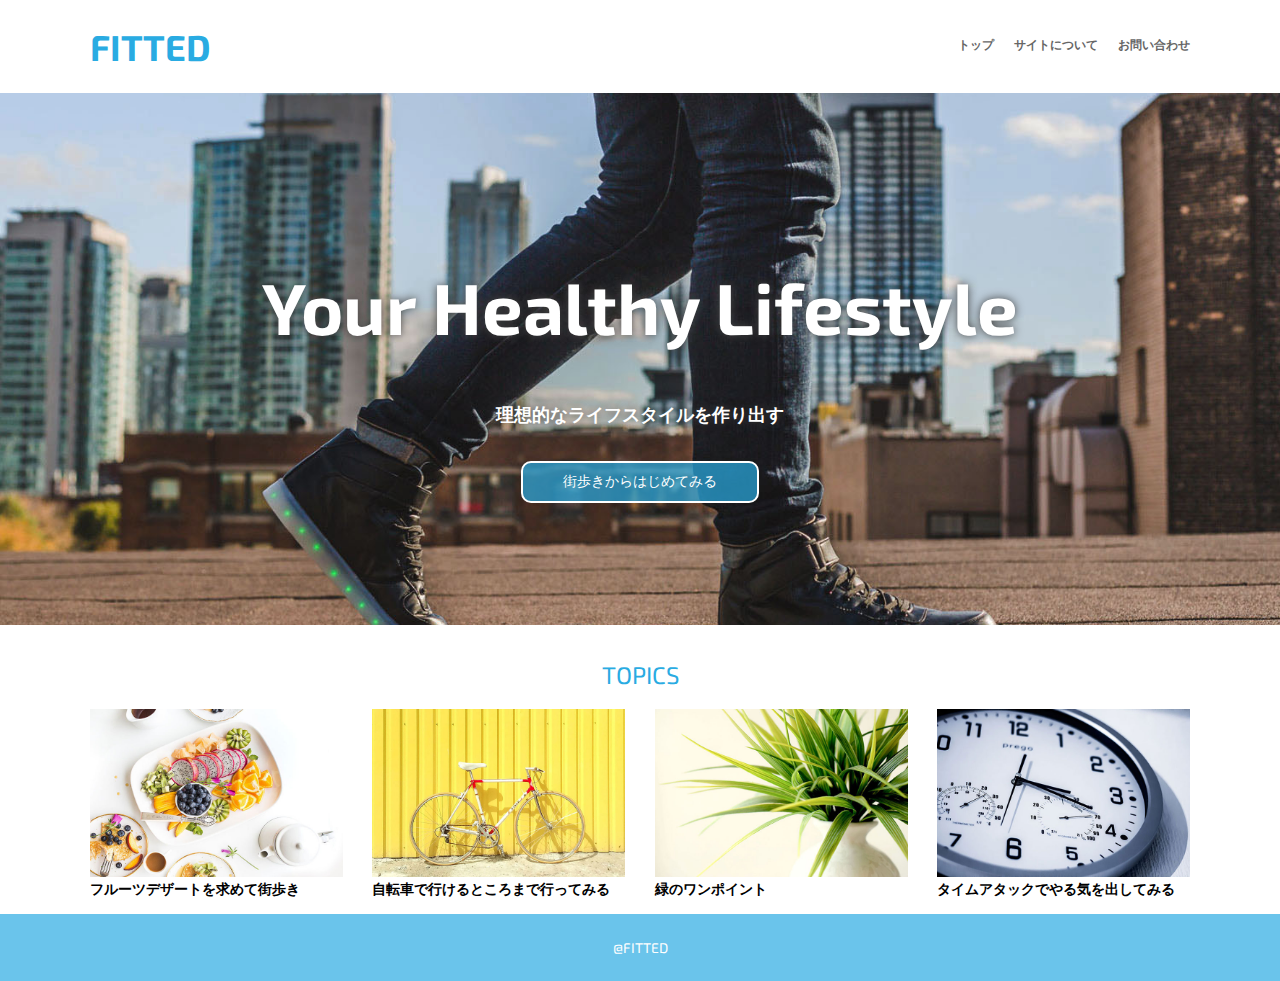
<file: index.html>
<!DOCTYPE html>
<html lang="ja">
  <head>
    <meta charset="UTF-8" />
    <meta name="viewport" content="width=device-width, initial-scale=1.0" />
    <title>FITTED</title>

    <link rel="stylesheet" href="style.css" />
    <link
      rel="stylesheet"
      href="https://cdnjs.cloudflare.com/ajax/libs/font-awesome/5.6.3/css/all.min.css"
      integrity="sha512-f2MWjotY+JCWDlE0+QAshlykvZUtIm35A6RHwfYZPdxKgLJpL8B+VVxjpHJwZDsZaWdyHVhlIHoblFYGkmrbhg=="
      crossorigin="anonymous"
      referrerpolicy="no-referrer"
    />
    <link rel="preconnect" href="https://fonts.googleapis.com" />
    <link rel="preconnect" href="https://fonts.gstatic.com" crossorigin />
    <link
      href="https://fonts.googleapis.com/css2?family=Exo+2:ital,wght@0,100..900;1,100..900&display=swap"
      rel="stylesheet"
    />
  </head>
  <body>
    <header>
      <div class="container">
        <a href="index.html">FITTED</a>
        <nav>
          <ul>
            <li><a href="index.html">トップ</a></li>
            <li><a href="about.html">サイトについて</a></li>
            <li><a href="contact.html">お問い合わせ</a></li>
          </ul>
        </nav>
      </div>
    </header>

    <section class="hero">
      <h1>Your Healthy Lifestyle</h1>

      <p>理想的なライフスタイルを作り出す</p>

      <a href="#">街歩きからはじめてみる</a>
    </section>

    <section class="toppost">
      <h2>TOPICS</h2>
      <div class="container">
        <article>
          <a href="post01.html">
            <figure><img src="img/fruits.jpg" alt="" /></figure>
            <h3>フルーツデザートを求めて街歩き</h3>
          </a>
        </article>
        <article>
          <a href="#">
            <figure><img src="img/cycle.jpg" alt="" /></figure>
            <h3>自転車で行けるところまで行ってみる</h3>
          </a>
        </article>
        <article>
          <a href="#">
            <figure><img src="img/green.jpg" alt="" /></figure>
            <h3>緑のワンポイント</h3>
          </a>
        </article>
        <article>
          <a href="#">
            <figure><img src="img/time.jpg" alt="" /></figure>
            <h3>タイムアタックでやる気を出してみる</h3>
          </a>
        </article>
      </div>
    </section>
    <footer>
      @FITTED
    </footer>
  </body>
</html>
</file>
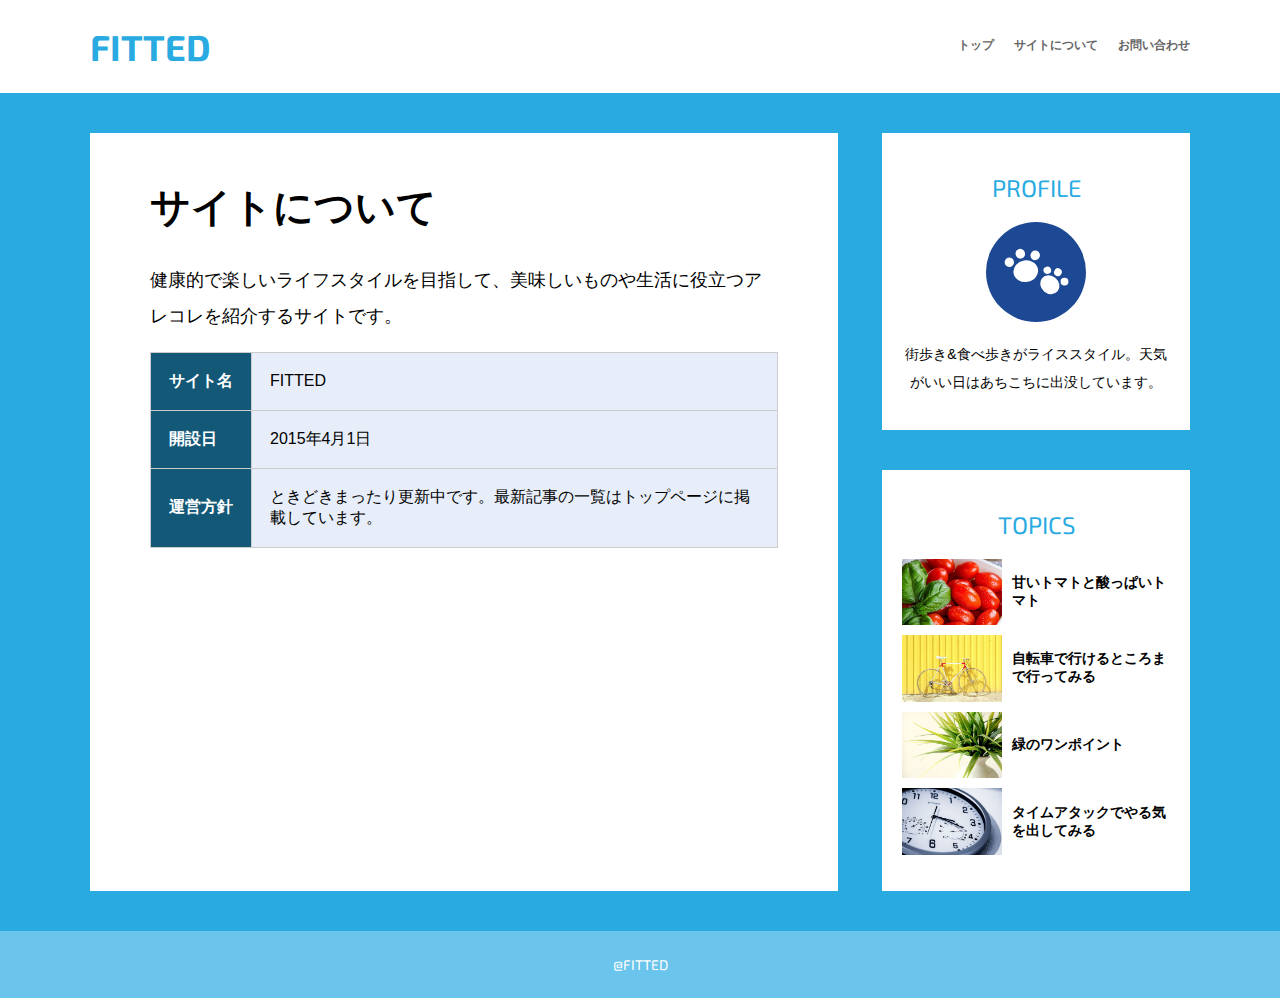
<file: about.html>
<!DOCTYPE html>
<html lang="ja">
  <head>
    <meta charset="UTF-8" />
    <meta name="viewport" content="width=device-width, initial-scale=1.0" />
    <title>サイトについて - FITTED</title>

    <link rel="stylesheet" href="style.css" />
    <link
      rel="stylesheet"
      href="https://cdnjs.cloudflare.com/ajax/libs/font-awesome/5.6.3/css/all.min.css"
      integrity="sha512-f2MWjotY+JCWDlE0+QAshlykvZUtIm35A6RHwfYZPdxKgLJpL8B+VVxjpHJwZDsZaWdyHVhlIHoblFYGkmrbhg=="
      crossorigin="anonymous"
      referrerpolicy="no-referrer"
    />
    <link rel="preconnect" href="https://fonts.googleapis.com" />
    <link rel="preconnect" href="https://fonts.gstatic.com" crossorigin />
    <link
      href="https://fonts.googleapis.com/css2?family=Exo+2:ital,wght@0,100..900;1,100..900&display=swap"
      rel="stylesheet"
    />
  </head>
  <body>
    <header>
      <div class="container">
        <a href="index.html">FITTED</a>
        <nav>
          <ul>
            <li><a href="index.html">トップ</a></li>
            <li><a href="about.html">サイトについて</a></li>
            <li><a href="contact.html">お問い合わせ</a></li>
          </ul>
        </nav>
      </div>
    </header>
    <div class="contents">
      <div class="container">
        <article>
          <h1>サイトについて</h1>
          <p>
            健康的で楽しいライフスタイルを目指して、美味しいものや生活に役立つアレコレを紹介するサイトです。
          </p>

          <table>
            <tr>
              <th>サイト名</th>
              <td>FITTED</td>
            </tr>

            <tr>
              <th>開設日</th>
              <td>2015年4月1日</td>
            </tr>

            <tr>
              <th>運営方針</th>
              <td>
                ときどきまったり更新中です。最新記事の一覧はトップページに掲載しています。
              </td>
            </tr>
          </table>
        </article>

        <div class="sub">
          <aside class="profile">
            <h2>PROFILE</h2>
            <figure>
              <img src="img/foot.svg" alt="管理人" />
            </figure>
            <p>
              街歩き&食べ歩きがライススタイル。天気がいい日はあちこちに出没しています。
            </p>
          </aside>
          <aside class="topics">
            <h2>TOPICS</h2>
            <ul>
              <li>
                <a href="#"
                  ><figure><img src="img/tomato.jpg" alt="" /></figure>
                  <h3>甘いトマトと酸っぱいトマト</h3></a
                >
              </li>
              <li>
                <a href="#"
                  ><figure><img src="img/cycle.jpg" alt="" /></figure>
                  <h3>自転車で行けるところまで行ってみる</h3></a
                >
              </li>
              <li>
                <a href="#"
                  ><figure><img src="img/green.jpg" alt="" /></figure>
                  <h3>緑のワンポイント</h3></a
                >
              </li>
              <li>
                <a href="#"
                  ><figure><img src="img/time.jpg" alt="" /></figure>
                  <h3>タイムアタックでやる気を出してみる</h3></a
                >
              </li>
            </ul>
          </aside>
        </div>
      </div>
    </div>

    <footer>
      @FITTED
    </footer>
  </body>
</html>
</file>
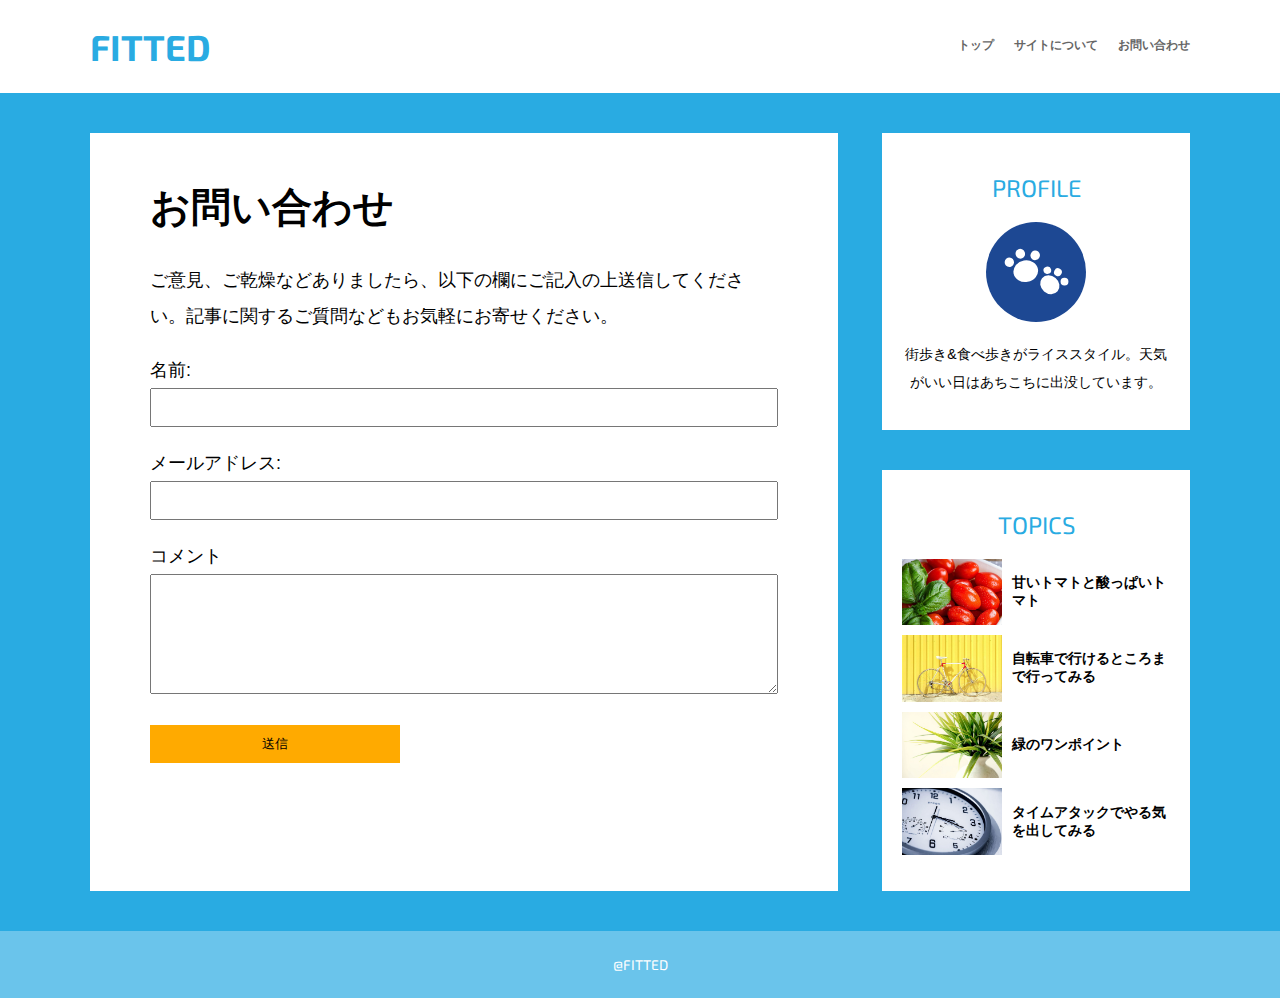
<file: contact.html>
<!DOCTYPE html>
<html lang="ja">
  <head>
    <meta charset="UTF-8" />
    <meta name="viewport" content="width=device-width, initial-scale=1.0" />
    <title>お問い合わせ - FITTED</title>

    <link rel="stylesheet" href="style.css" />
    <link
      rel="stylesheet"
      href="https://cdnjs.cloudflare.com/ajax/libs/font-awesome/5.6.3/css/all.min.css"
      integrity="sha512-f2MWjotY+JCWDlE0+QAshlykvZUtIm35A6RHwfYZPdxKgLJpL8B+VVxjpHJwZDsZaWdyHVhlIHoblFYGkmrbhg=="
      crossorigin="anonymous"
      referrerpolicy="no-referrer"
    />
    <link rel="preconnect" href="https://fonts.googleapis.com" />
    <link rel="preconnect" href="https://fonts.gstatic.com" crossorigin />
    <link
      href="https://fonts.googleapis.com/css2?family=Exo+2:ital,wght@0,100..900;1,100..900&display=swap"
      rel="stylesheet"
    />
  </head>
  <body>
    <header>
      <div class="container">
        <a href="index.html">FITTED</a>
        <nav>
          <ul>
            <li><a href="index.html">トップ</a></li>
            <li><a href="about.html">サイトについて</a></li>
            <li><a href="contact.html">お問い合わせ</a></li>
          </ul>
        </nav>
      </div>
    </header>
    <div class="contents">
      <div class="container">
        <article>
          <h1>お問い合わせ</h1>
          <p>
            ご意見、ご乾燥などありましたら、以下の欄にご記入の上送信してください。記事に関するご質問などもお気軽にお寄せください。
          </p>

          <form>
            <p>
              <label for="">名前:<input type="text" name="name" /></label>
            </p>
            <p>
              <label for="">メールアドレス:<input type="email" name="mail" /></label>
            </p>
            <p>
              <label for=""
                >コメント<textarea
                  name="comment"
                  id=""
                  cols="30"
                  rows="10"
                ></textarea>
              </label>
            </p>
            <p>
              <input type="submit" value="送信" />
            </p>
          </form>
        </article>

        <div class="sub">
          <aside class="profile">
            <h2>PROFILE</h2>
            <figure>
              <img src="img/foot.svg" alt="管理人" />
            </figure>
            <p>
              街歩き&食べ歩きがライススタイル。天気がいい日はあちこちに出没しています。
            </p>
          </aside>
          <aside class="topics">
            <h2>TOPICS</h2>
            <ul>
              <li>
                <a href="#"
                  ><figure><img src="img/tomato.jpg" alt="" /></figure>
                  <h3>甘いトマトと酸っぱいトマト</h3></a
                >
              </li>
              <li>
                <a href="#"
                  ><figure><img src="img/cycle.jpg" alt="" /></figure>
                  <h3>自転車で行けるところまで行ってみる</h3></a
                >
              </li>
              <li>
                <a href="#"
                  ><figure><img src="img/green.jpg" alt="" /></figure>
                  <h3>緑のワンポイント</h3></a
                >
              </li>
              <li>
                <a href="#"
                  ><figure><img src="img/time.jpg" alt="" /></figure>
                  <h3>タイムアタックでやる気を出してみる</h3></a
                >
              </li>
            </ul>
          </aside>
        </div>
      </div>
    </div>

    <footer>
      @FITTED
    </footer>
  </body>
</html>
</file>
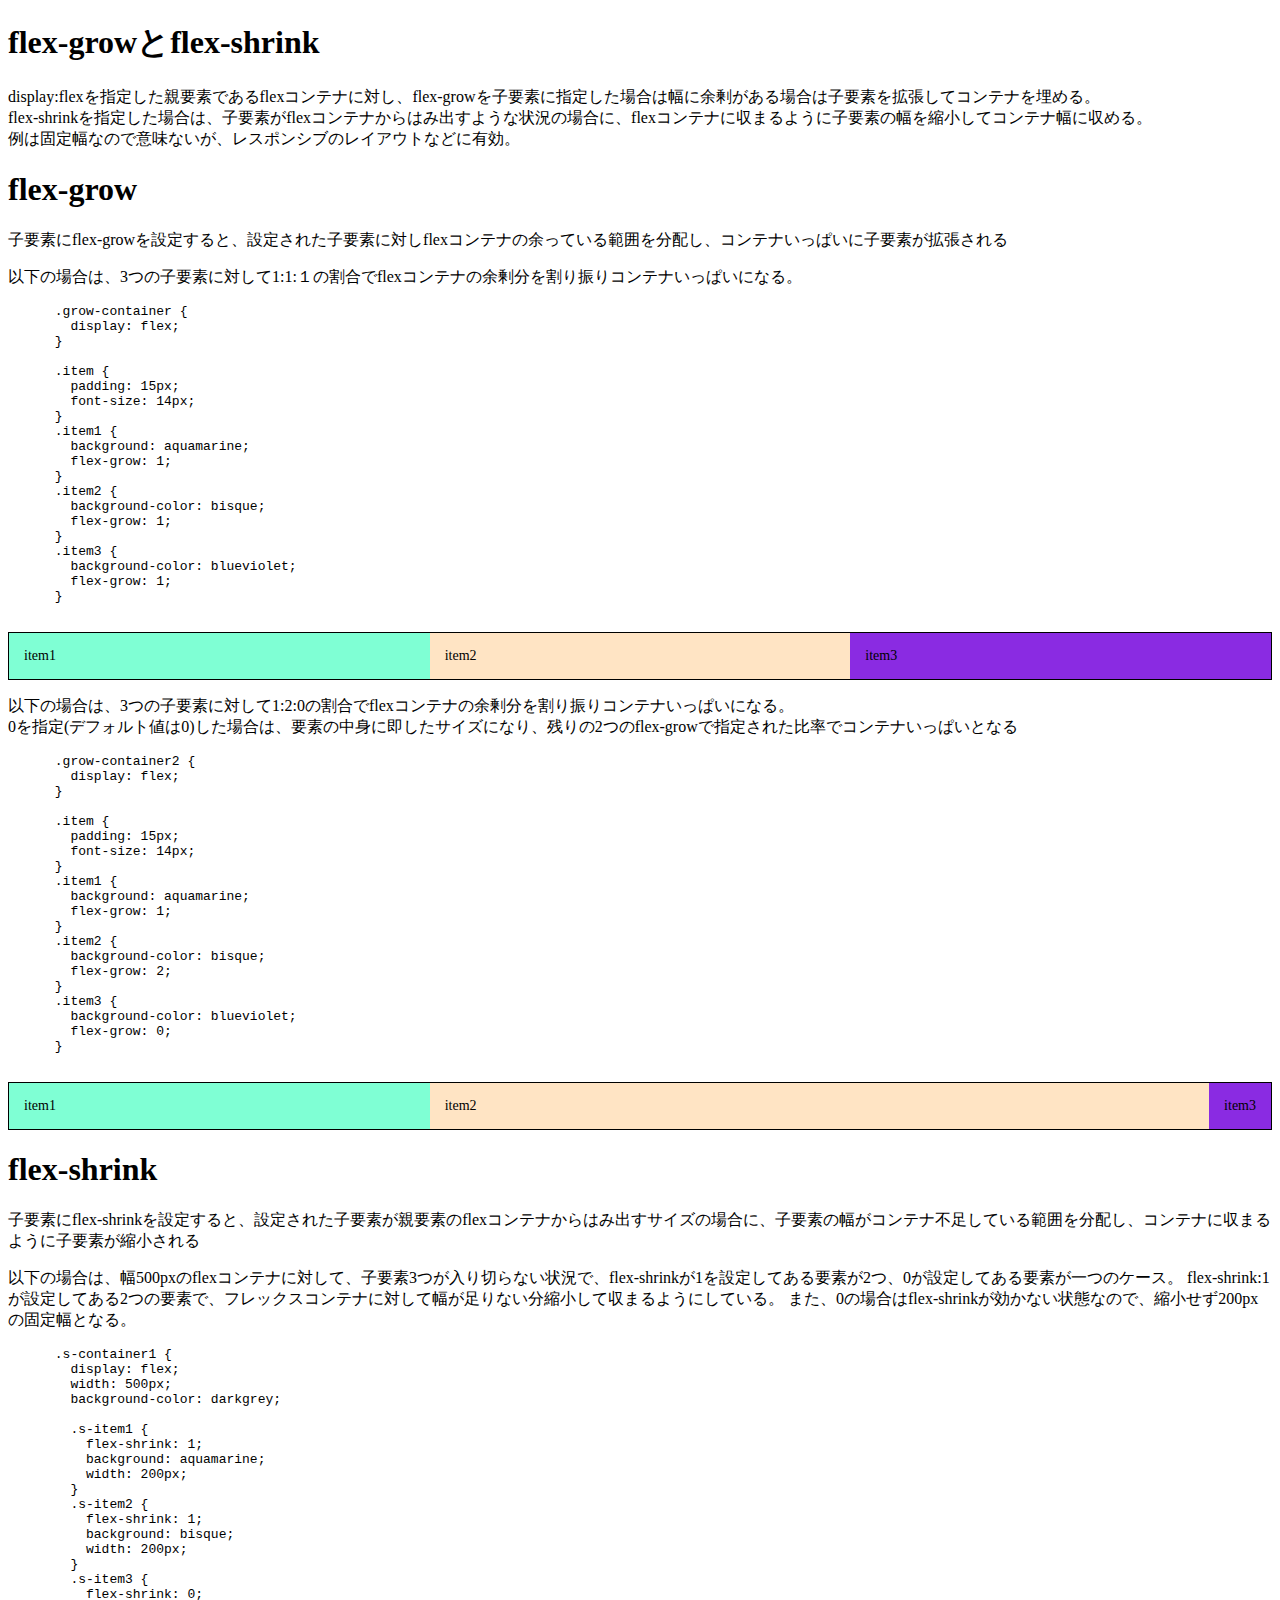
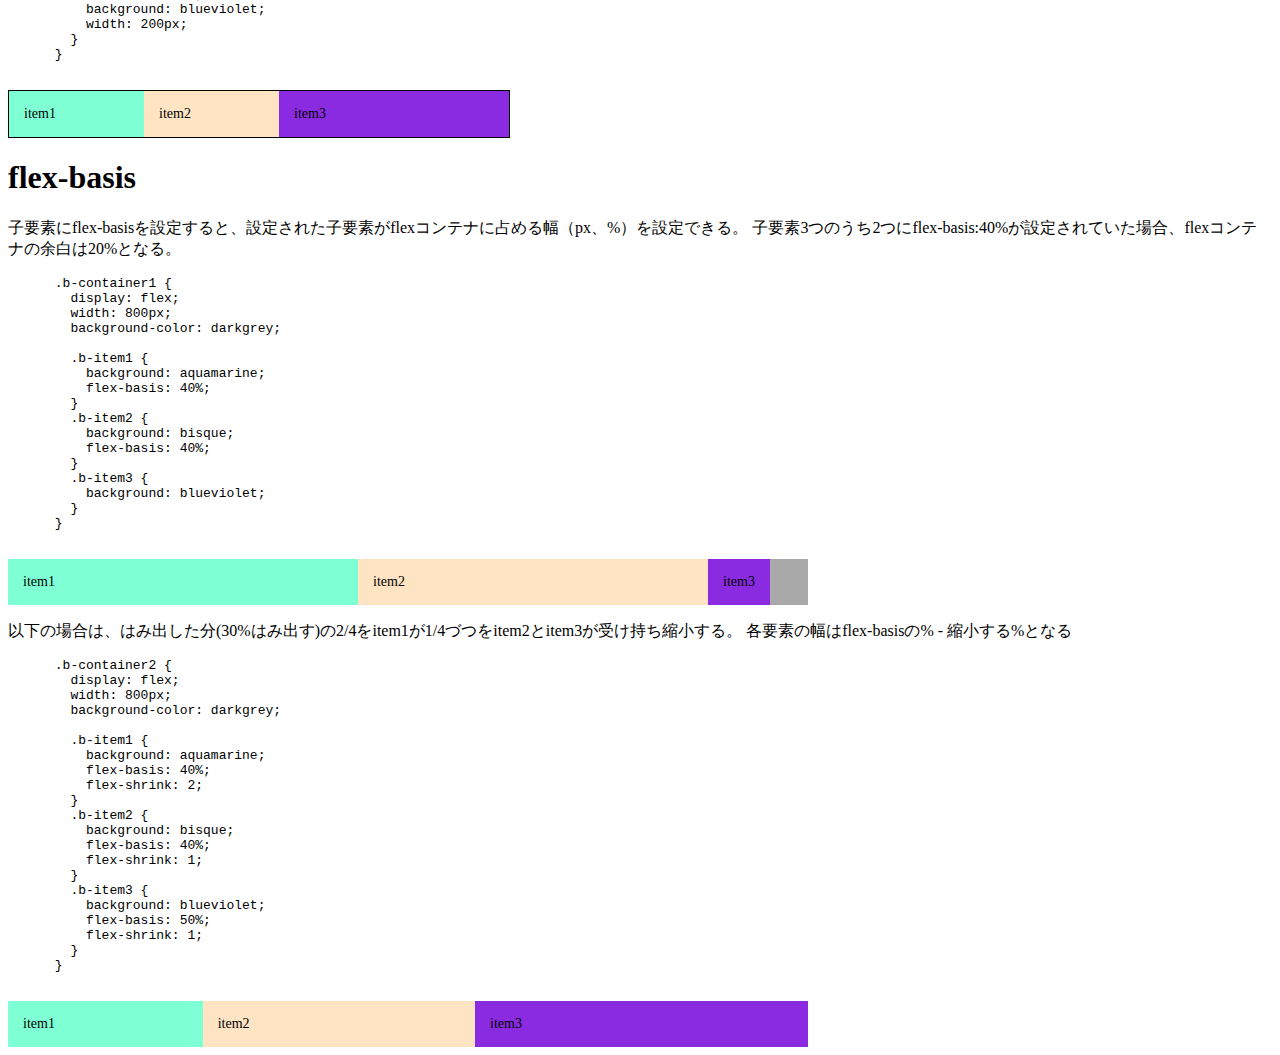
<file: flex.html>
<!DOCTYPE html>
<html lang="en">
  <head>
    <meta charset="UTF-8" />
    <meta name="viewport" content="width=device-width, initial-scale=1.0" />
    <title>Flex Sample</title>
    <style>
      .grow-container {
        display: flex;
        border: 1px solid #000;
      }

      .item {
        padding: 15px;
        font-size: 14px;
      }
      .item1 {
        background: aquamarine;
        flex-grow: 1; /* flexコンテナのあまりを分配してコンテナのあまりを埋める */
      }
      .item2 {
        background-color: bisque;
        flex-grow: 1;
      }
      .item3 {
        background-color: blueviolet;
        flex-grow: 1;
      }
      .grow-container2 {
        display: flex;
        border: 1px solid #000;
      }

      .grow-container2 .item1 {
        background: aquamarine;
        flex-grow: 1;
      }
      .grow-container2 .item2 {
        background-color: bisque;
        flex-grow: 2;
      }
      .grow-container2 .item3-2 {
        background-color: blueviolet;
        /* flex-grow: 0; */
      }

      .s-container1 {
        display: flex;
        width: 500px;
        background-color: darkgrey;
        border: 1px solid #000;

        .s-item1 {
          flex-shrink: 1;
          background: aquamarine;
          width: 200px;
        }
        .s-item2 {
          flex-shrink: 1;
          background: bisque;
          width: 200px;
        }
        .s-item3 {
          flex-shrink: 0;
          background: blueviolet;
          width: 200px;
        }
      }

      .b-container1 {
        display: flex;
        width: 800px;
        background-color: darkgrey;
        /* border: 1px solid #000; */

        .b-item1 {
          background: aquamarine;
          flex-basis: 40%;
        }
        .b-item2 {
          background: bisque;
          flex-basis: 40%;
        }
        .b-item3 {
          background: blueviolet;
          /* flex-basis: 50%; */
        }
      }
      .b-container2 {
        display: flex;
        width: 800px;
        background-color: darkgrey;

        .b-item1 {
          background: aquamarine;
          flex-basis: 40%;
          flex-shrink: 2;
        }
        .b-item2 {
          background: bisque;
          flex-basis: 40%;
          flex-shrink: 1;
        }
        .b-item3 {
          background: blueviolet;
          flex-basis: 50%;
          flex-shrink: 1;
        }
      }
    </style>
  </head>
  <body>
    <h1>flex-growとflex-shrink</h1>
    <p>
      display:flexを指定した親要素であるflexコンテナに対し、flex-growを子要素に指定した場合は幅に余剰がある場合は子要素を拡張してコンテナを埋める。<br />
      flex-shrinkを指定した場合は、子要素がflexコンテナからはみ出すような状況の場合に、flexコンテナに収まるように子要素の幅を縮小してコンテナ幅に収める。<br />
      例は固定幅なので意味ないが、レスポンシブのレイアウトなどに有効。
    </p>
    <h1>flex-grow</h1>
    <p>
      子要素にflex-growを設定すると、設定された子要素に対しflexコンテナの余っている範囲を分配し、コンテナいっぱいに子要素が拡張される
    </p>
    <p>
      以下の場合は、3つの子要素に対して1:1:１の割合でflexコンテナの余剰分を割り振りコンテナいっぱいになる。
    </p>
    <pre>
      .grow-container {
        display: flex;
      }

      .item {
        padding: 15px;
        font-size: 14px;
      }
      .item1 {
        background: aquamarine;
        flex-grow: 1;
      }
      .item2 {
        background-color: bisque;
        flex-grow: 1;
      }
      .item3 {
        background-color: blueviolet;
        flex-grow: 1;
      }
    </pre>
    <div class="grow-container">
      <div class="item item1">item1</div>
      <div class="item item2">item2</div>
      <div class="item item3">item3</div>
    </div>

    <p>
      以下の場合は、3つの子要素に対して1:2:0の割合でflexコンテナの余剰分を割り振りコンテナいっぱいになる。<br />
      0を指定(デフォルト値は0)した場合は、要素の中身に即したサイズになり、残りの2つのflex-growで指定された比率でコンテナいっぱいとなる
    </p>
    <pre>
      .grow-container2 {
        display: flex;
      }

      .item {
        padding: 15px;
        font-size: 14px;
      }
      .item1 {
        background: aquamarine;
        flex-grow: 1;
      }
      .item2 {
        background-color: bisque;
        flex-grow: 2;
      }
      .item3 {
        background-color: blueviolet;
        flex-grow: 0;
      }
    </pre>
    <div class="grow-container2">
      <div class="item item1">item1</div>
      <div class="item item2">item2</div>
      <div class="item item3-2">item3</div>
    </div>

    <h1>flex-shrink</h1>
    <p>
      子要素にflex-shrinkを設定すると、設定された子要素が親要素のflexコンテナからはみ出すサイズの場合に、子要素の幅がコンテナ不足している範囲を分配し、コンテナに収まるように子要素が縮小される
    </p>
    <p>
      以下の場合は、幅500pxのflexコンテナに対して、子要素3つが入り切らない状況で、flex-shrinkが1を設定してある要素が2つ、0が設定してある要素が一つのケース。
      flex-shrink:1が設定してある2つの要素で、フレックスコンテナに対して幅が足りない分縮小して収まるようにしている。
      また、0の場合はflex-shrinkが効かない状態なので、縮小せず200pxの固定幅となる。
    </p>
    <pre>
      .s-container1 {
        display: flex;
        width: 500px;
        background-color: darkgrey;

        .s-item1 {
          flex-shrink: 1;
          background: aquamarine;
          width: 200px;
        }
        .s-item2 {
          flex-shrink: 1;
          background: bisque;
          width: 200px;
        }
        .s-item3 {
          flex-shrink: 0;
          background: blueviolet;
          width: 200px;
        }
      }
    </pre>
    <div class="s-container1">
      <div class="item s-item1">item1</div>
      <div class="item s-item2">item2</div>
      <div class="item s-item3">item3</div>
    </div>
    <h1>flex-basis</h1>
    <p>
      子要素にflex-basisを設定すると、設定された子要素がflexコンテナに占める幅（px、%）を設定できる。
      子要素3つのうち2つにflex-basis:40%が設定されていた場合、flexコンテナの余白は20%となる。
    </p>
    <pre>
      .b-container1 {
        display: flex;
        width: 800px;
        background-color: darkgrey;

        .b-item1 {
          background: aquamarine;
          flex-basis: 40%;
        }
        .b-item2 {
          background: bisque;
          flex-basis: 40%;
        }
        .b-item3 {
          background: blueviolet;
        }
      }
    </pre>
    <div class="b-container1">
      <div class="item b-item1">item1</div>
      <div class="item b-item2">item2</div>
      <div class="item b-item3">item3</div>
    </div>
    <p>
      以下の場合は、はみ出した分(30%はみ出す)の2/4をitem1が1/4づつをitem2とitem3が受け持ち縮小する。
      各要素の幅はflex-basisの% - 縮小する%となる
    </p>
    <pre>
      .b-container2 {
        display: flex;
        width: 800px;
        background-color: darkgrey;

        .b-item1 {
          background: aquamarine;
          flex-basis: 40%;
          flex-shrink: 2;
        }
        .b-item2 {
          background: bisque;
          flex-basis: 40%;
          flex-shrink: 1;
        }
        .b-item3 {
          background: blueviolet;
          flex-basis: 50%;
          flex-shrink: 1;
        }
      }
    </pre>
    <div class="b-container2">
      <div class="item b-item1">item1</div>
      <div class="item b-item2">item2</div>
      <div class="item b-item3">item3</div>
    </div>
  </body>
</html>
</file>
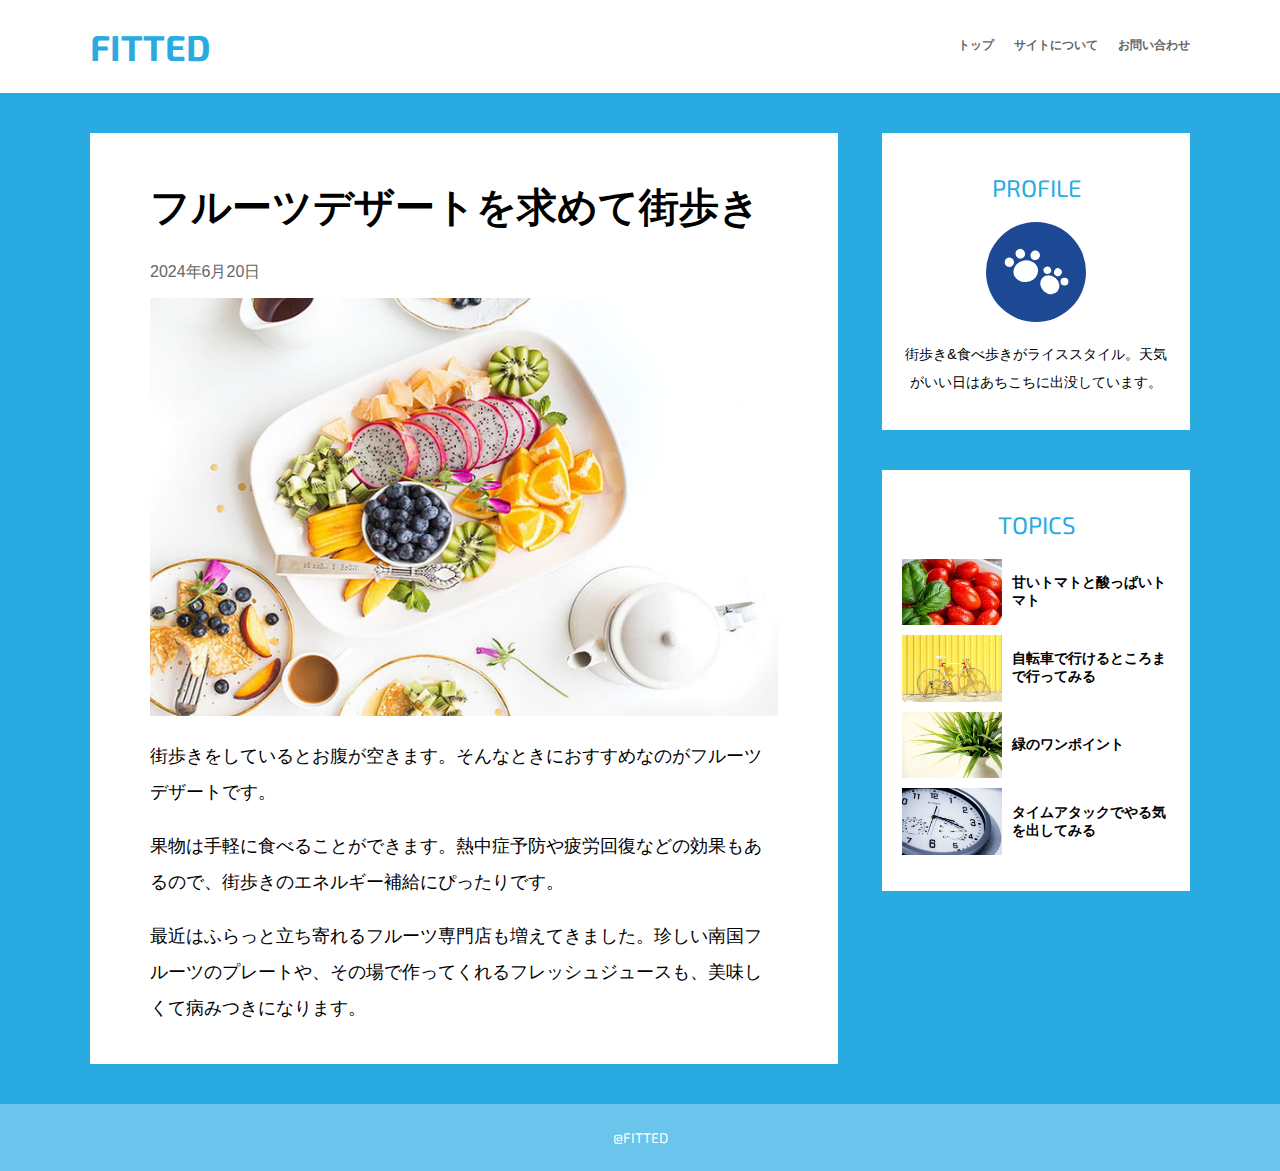
<file: post01.html>
<!DOCTYPE html>
<html lang="ja">
  <head>
    <meta charset="UTF-8" />
    <meta name="viewport" content="width=device-width, initial-scale=1.0" />
    <title>フルーツデザートを求めて街歩き - FITTED</title>

    <link rel="stylesheet" href="style.css" />
    <link
      rel="stylesheet"
      href="https://cdnjs.cloudflare.com/ajax/libs/font-awesome/5.6.3/css/all.min.css"
      integrity="sha512-f2MWjotY+JCWDlE0+QAshlykvZUtIm35A6RHwfYZPdxKgLJpL8B+VVxjpHJwZDsZaWdyHVhlIHoblFYGkmrbhg=="
      crossorigin="anonymous"
      referrerpolicy="no-referrer"
    />
    <link rel="preconnect" href="https://fonts.googleapis.com" />
    <link rel="preconnect" href="https://fonts.gstatic.com" crossorigin />
    <link
      href="https://fonts.googleapis.com/css2?family=Exo+2:ital,wght@0,100..900;1,100..900&display=swap"
      rel="stylesheet"
    />
  </head>
  <body>
    <header>
      <div class="container">
        <a href="index.html">FITTED</a>
        <nav>
          <ul>
            <li><a href="index.html">トップ</a></li>
            <li><a href="about.html">サイトについて</a></li>
            <li><a href="contact.html">お問い合わせ</a></li>
          </ul>
        </nav>
      </div>
    </header>
    <div class="contents">
      <div class="container">
        <article>
          <h1>フルーツデザートを求めて街歩き</h1>
          <time datetime="2024-06-20">
            <i class="far fa-clock"></i>
            2024年6月20日
          </time>
          <figure>
            <img src="img/fruits.jpg" alt="フルーツプレート" />
          </figure>
          <p>
            街歩きをしているとお腹が空きます。そんなときにおすすめなのがフルーツデザートです。
          </p>

          <p>
            果物は手軽に食べることができます。熱中症予防や疲労回復などの効果もあるので、街歩きのエネルギー補給にぴったりです。
          </p>

          <p>
            最近はふらっと立ち寄れるフルーツ専門店も増えてきました。珍しい南国フルーツのプレートや、その場で作ってくれるフレッシュジュースも、美味しくて病みつきになります。
          </p>
        </article>

        <div class="sub">
          <aside class="profile">
            <h2>PROFILE</h2>
            <figure>
              <img src="img/foot.svg" alt="管理人" />
            </figure>
            <p>
              街歩き&食べ歩きがライススタイル。天気がいい日はあちこちに出没しています。
            </p>
          </aside>
          <aside class="topics">
            <h2>TOPICS</h2>
            <ul>
              <li>
                <a href="#"
                  ><figure><img src="img/tomato.jpg" alt="" /></figure>
                  <h3>甘いトマトと酸っぱいトマト</h3></a
                >
              </li>
              <li>
                <a href="#"
                  ><figure><img src="img/cycle.jpg" alt="" /></figure>
                  <h3>自転車で行けるところまで行ってみる</h3></a
                >
              </li>
              <li>
                <a href="#"
                  ><figure><img src="img/green.jpg" alt="" /></figure>
                  <h3>緑のワンポイント</h3></a
                >
              </li>
              <li>
                <a href="#"
                  ><figure><img src="img/time.jpg" alt="" /></figure>
                  <h3>タイムアタックでやる気を出してみる</h3></a
                >
              </li>
            </ul>
          </aside>
        </div>
      </div>
    </div>

    <footer>
      @FITTED
    </footer>
  </body>
</html>
</file>
<file: style.css>
@charset "UTF-8";

/* ページ全体の設定 */
body {
  -webkit-text-size-adjust: none;
  text-size-adjust: none;
  margin: 0;
  font-family: sans-serif;
}

/* 記事 */
article {
  background-color: #fff;
  padding: 20px;
}

h1 {
  font-size: 30px;
}

p {
  line-height: 2;
}

/* 画像 */
img {
  width: 100%;
  height: auto;
}

/* ヘッダーブロック */
header {
  padding: 25px 15px;
  color: #29abe2;
  font-size: 36px;
  font-weight: bold;
  text-align: center;
  font-family: 'Exo 2', sans-serif;
}

/* リンク */
a{
  color: inherit;
  text-decoration: none;
}

a:hover {
  opacity: .7;
}

/* ナビゲーションメニュー */
nav ul{
  list-style: none;
  padding: 0;
  color: #666;
  font-size: 12px;
  display: flex;
  justify-content: center;
}

nav li:not(:last-child) {
  margin-right: 20px;
}

/* コンテンツブロック */
.contents {
  padding: 40px 15px;
  background-color: #29abe2;
}

figure {
  margin: 0;
}

/* 投稿日 */
time {
  display: block;
  color: #666;
  margin-bottom: 15px;
}

/* サブメニュー */
aside {
  background-color: #fff;
  padding: 20px;
  margin-top: 40px;
}

h2{
  color: #29abe2;
  font-family: 'Exo 2', sans-serif;
  font-weight: normal;
  text-align: center;
}

/* サブメニュープロフィール */
.profile img {
  width: 100px;
  height: 100px;
  border-radius: 50%;
}

.profile figure {
  text-align: center;
}

.profile p {
  font-size: 14px;
  text-align: center
}

/* サブメニュー 注目記事メニュー */
.topics ul {
  list-style-type: none;
  padding: 0;
}

.topics a {
  display: flex;
  align-items: center;
  margin-bottom: 10px;
}

.topics figure {
  width: 100px;
  flex: none;
}

.topics img {
  vertical-align: bottom;
}

.topics h3 {
  font-size: 14px;
  margin-top: 0;
  margin-bottom: 0;
  margin-left: 10px;
}
/* フッターブロック */
footer {
  padding: 25px 15px;
  background-color: #6ac4eb;
  color: #fff;
  font-size: 14px;
  text-align: center;
  font-family: 'Exo 2', sans-serif;
}

/* トップページ */
.hero {
  background-image: url(img/walk.jpg);
  background-size: cover;
  background-position: center;
  height: 532px;
  color: #fff;
  font-size: 14px;
  padding: 15px;
  box-sizing: border-box;
  display: flex;
  justify-content: center;
  align-items: center;
  flex-direction: column;
}

.hero h1 {
  font-size: 48px;
  font-family: 'Exo 2', sans-serif;
  text-shadow: 0 0 10px #444;
  text-align: center;
}

.hero p {
  font-weight: bold;
  text-shadow: 0 0 10px #444;
  margin-top: 0;
}

.hero a {
  border: solid 2px #fff;
  padding: 10px 40px;
  border-radius: 10px;
  background-color: rgba(41, 171,226, .7);
  margin-top: 10px;
}

/* トップページ：記事一覧 */
.toppost {
  padding: 15px;
}

.toppost div {
  display: flex;
  flex-wrap: wrap;
  justify-content: space-between;
}

.toppost article {
  padding: 0;
  width: 48%;
  flex: none;
}

.toppost article:not(:nth-last-child(-n+2)) {
  margin-bottom: 12px;
}

.toppost h3 {
  margin: 0;
  font-size: 14px;
}

/* サイトについてページ */
table{
  border-collapse: collapse;
}

th,td {
  border: solid 1px #ccc;
  padding: 18px;
}

th {
  width: 4em;
  text-align: left;
  background-color: #135977;
  color: #fff;
}

td{
  background-color: #e8eef9;
}

/* お問い合わせページ */
input, textarea {
  width: 100%;
  box-sizing: border-box;
  padding: 10px;
}

textarea {
  height: 120px;
}

input[type="submit"] {
  background-color: #ffaa00;
  border: none;
  appearance: none;
}

@media (min-width: 600px) {
  /* PCコンテナ */
  .container {
    max-width: 800px;
    margin-left: auto;
    margin-right: auto;
  }

  /* PCヘッダーコンテナ */
  header .container {
    display: flex;
    justify-content: space-between;
  }

  /* PC記事 */
  article {
    padding-left: 60px;
    padding-right: 60px;
  }

  h1 {
    font-size: 40px;
  }

  p {
    font-size: 18px;
  }

  .hero h1 {
    font-size: 72px;
  }

  /* トップページ記事一覧 */
  .toppost article {
    width: 23%;

  }
  .toppost article:not(:nth-last-child(-n+2)) {
    margin-bottom: 0;
  }

  /* お問い合わせページ */
  input[type="submit"] {
    width: 250px;
  }
}

/* PC(大) */
@media (min-width: 1025px) {
  .container {
    max-width: 1100px;
  }

  .contents .container {
    display: flex;
    justify-content: space-between;
  }

  article {
    width: 68%;
    box-sizing: border-box;
  }

  .sub {
    width: 28%;
  }

  .profile {
    margin-top: 0;
  }
}
</file>
